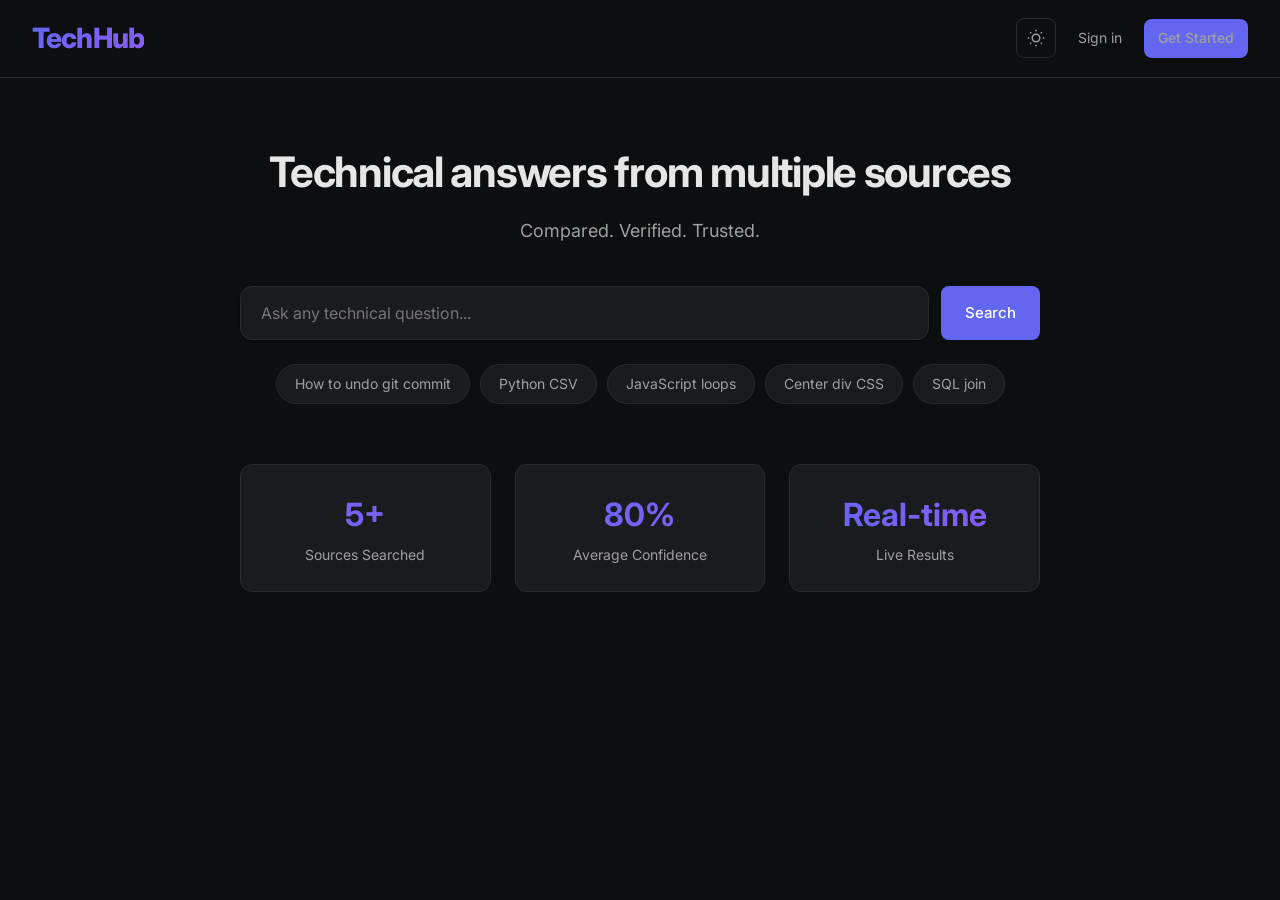
<file: frontend/index.html>
<!DOCTYPE html>
<html lang="en">
<head>
    <meta charset="UTF-8">
    <meta name="viewport" content="width=device-width, initial-scale=1.0">
    <title>TechHub - Multi- Source Technical Question Answering With Consensus Detection.</title>
    <link rel="stylesheet" href="style.css">
    <link href="https://fonts.googleapis.com/css2?family=Inter:wght@300;400;500;600;700&display=swap" rel="stylesheet">
</head>
<body>
    <nav class="navbar">
        <div class="navbar-logo">TechHub</div>
        <div class="navbar-links">
            <button class="btn-icon" onclick="toggleTheme()" id="theme-icon">🌙</button>
            <a href="login.html">Sign in</a>
            <a href="register.html" class="btn-primary">Get Started</a>
        </div>
    </nav>
    
    <div class="container" style="text-align:center; padding-top:60px;">
        <h1 style="font-size:42px; font-weight:700; margin-bottom:12px; letter-spacing:-0.03em;">Technical answers from multiple sources</h1>
        <p style="color:var(--text-secondary); font-size:18px; margin-bottom:40px;">Compared. Verified. Trusted.</p>
        
        <div class="search-box">
            <input type="text" id="search-input" placeholder="Ask any technical question...">
            <button class="btn-primary" onclick="performSearch()">Search</button>
        </div>
        
        <div class="suggestions">
            <span class="chip" onclick="quickSearch('How to undo git commit')">How to undo git commit</span>
            <span class="chip" onclick="quickSearch('How to read CSV in Python')">Python CSV</span>
            <span class="chip" onclick="quickSearch('JavaScript array loop')">JavaScript loops</span>
            <span class="chip" onclick="quickSearch('Center div CSS')">Center div CSS</span>
            <span class="chip" onclick="quickSearch('SQL join query')">SQL join</span>
        </div>
        
        <div class="stats-grid" style="max-width:800px; margin:60px auto;">
            <div class="stat-card">
                <div class="stat-value">5+</div>
                <div class="stat-label">Sources Searched</div>
            </div>
            <div class="stat-card">
                <div class="stat-value">80%</div>
                <div class="stat-label">Average Confidence</div>
            </div>
            <div class="stat-card">
                <div class="stat-value">Real-time</div>
                <div class="stat-label">Live Results</div>
            </div>
        </div>
    </div>
    
    <script src="script.js"></script>
</body>
</html>
</file>
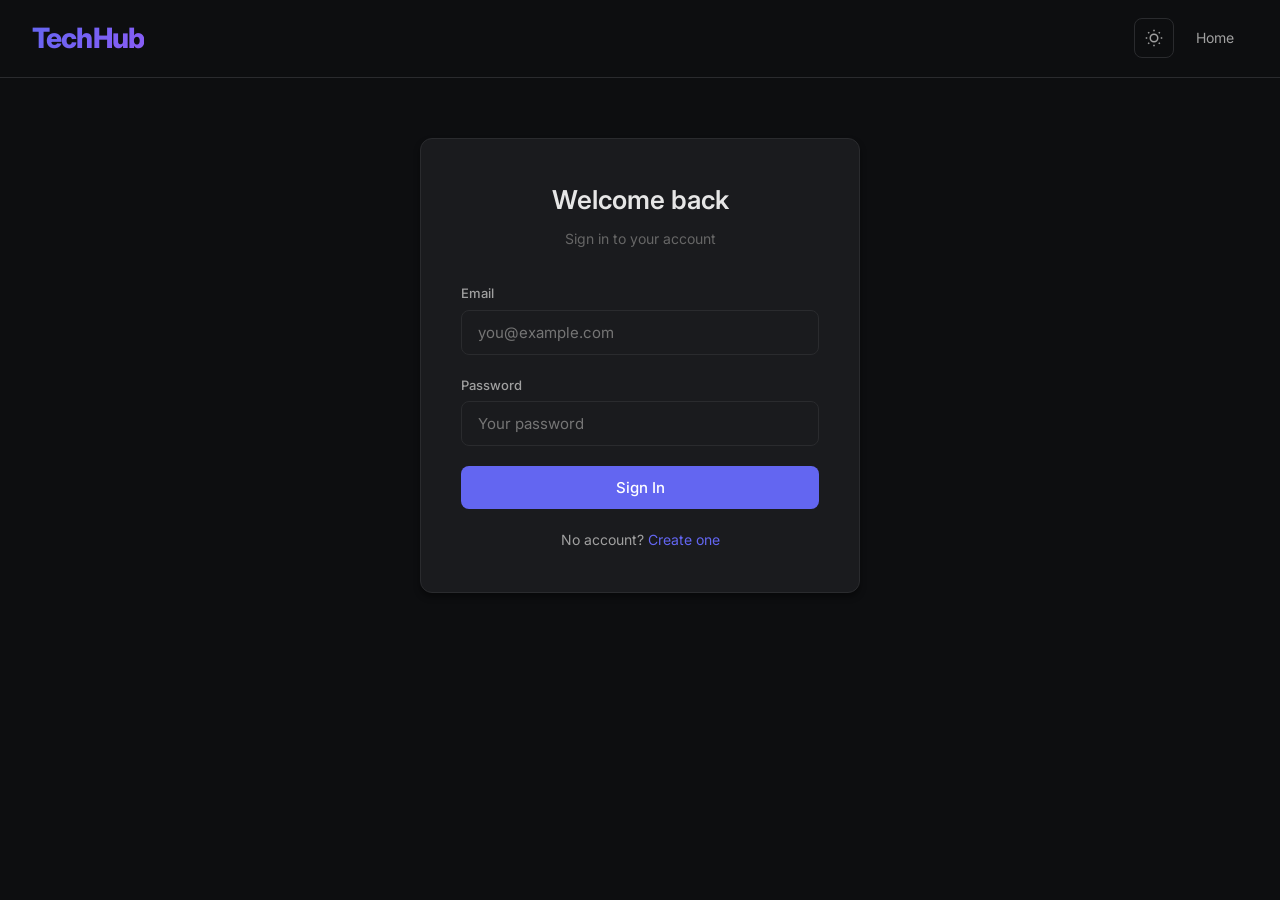
<file: frontend/login.html>
<!DOCTYPE html>
<html lang="en">
<head>
    <meta charset="UTF-8">
    <meta name="viewport" content="width=device-width, initial-scale=1.0">
    <title>Sign In - TechHub</title>
    <link rel="stylesheet" href="style.css">
    <link href="https://fonts.googleapis.com/css2?family=Inter:wght@300;400;500;600;700&display=swap" rel="stylesheet">
</head>
<body>
    <nav class="navbar">
        <div class="navbar-logo">TechHub</div>
        <div class="navbar-links">
            <button class="btn-icon" onclick="toggleTheme()" id="theme-icon">🌙</button>
            <a href="index.html">Home</a>
        </div>
    </nav>
    
    <div class="auth-container">
        <h2 style="text-align:center; margin-bottom:8px; font-size:26px; font-weight:600;">Welcome back</h2>
        <p style="text-align:center; color:var(--text-muted); margin-bottom:32px; font-size:14px;">Sign in to your account</p>
        
        <div style="margin-bottom:20px;">
            <label style="font-size:13px; color:var(--text-secondary); display:block; margin-bottom:6px; font-weight:500;">Email</label>
            <input type="email" id="login-email" placeholder="you@example.com">
        </div>
        
        <div style="margin-bottom:20px;">
            <label style="font-size:13px; color:var(--text-secondary); display:block; margin-bottom:6px; font-weight:500;">Password</label>
            <input type="password" id="login-password" placeholder="Your password">
        </div>
        
        <button class="btn-primary" onclick="login()" style="width:100%; margin-bottom:20px;">Sign In</button>
        
        <p style="text-align:center; font-size:14px; color:var(--text-secondary);">
            No account? <a href="register.html">Create one</a>
        </p>
    </div>
    
    <script src="script.js"></script>
</body>
</html>
</file>
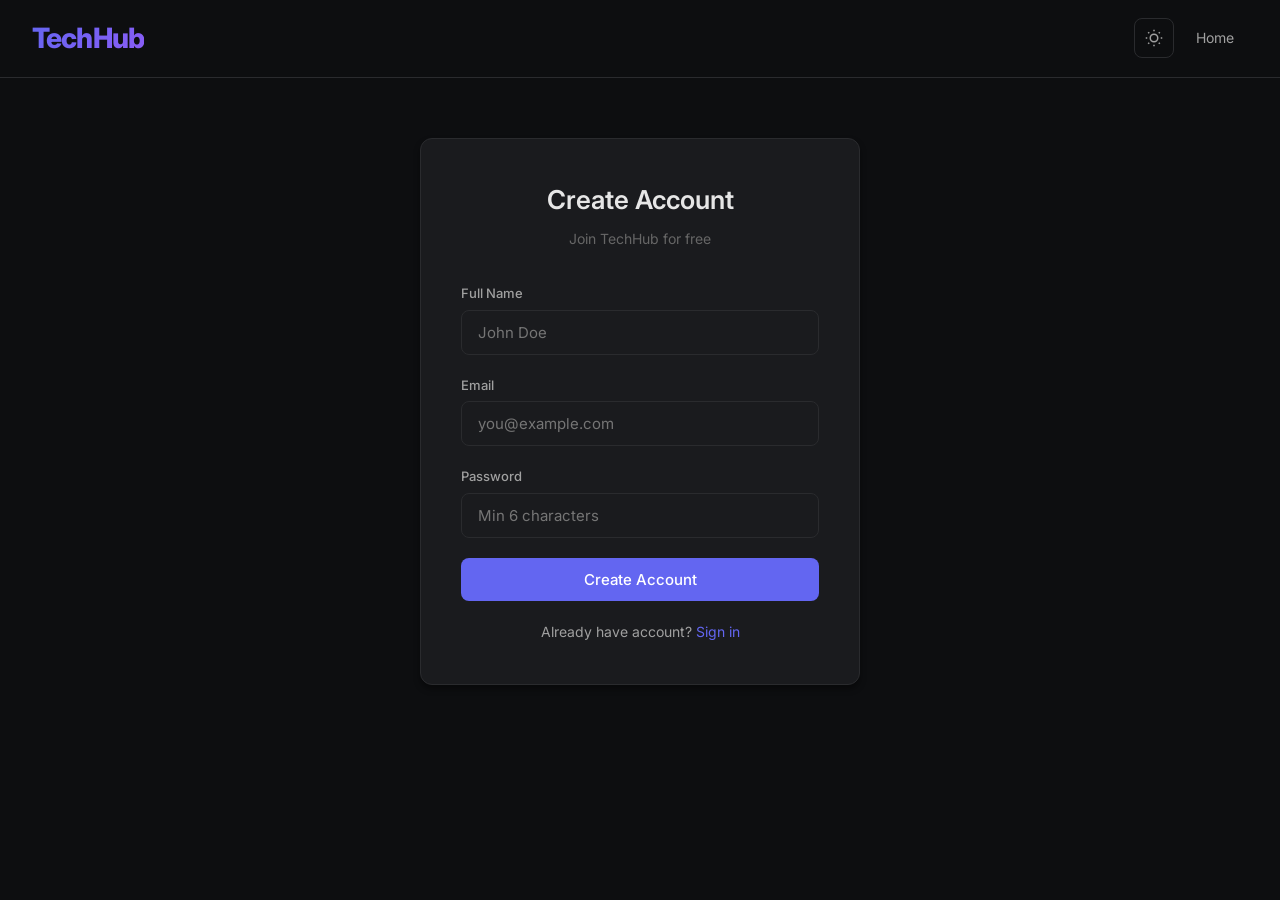
<file: frontend/register.html>
<!DOCTYPE html>
<html lang="en">
<head>
    <meta charset="UTF-8">
    <meta name="viewport" content="width=device-width, initial-scale=1.0">
    <title>Create Account - TechHub</title>
    <link rel="stylesheet" href="style.css">
    <link href="https://fonts.googleapis.com/css2?family=Inter:wght@300;400;500;600;700&display=swap" rel="stylesheet">
</head>
<body>
    <nav class="navbar">
        <div class="navbar-logo">TechHub</div>
        <div class="navbar-links">
            <button class="btn-icon" onclick="toggleTheme()" id="theme-icon">🌙</button>
            <a href="index.html">Home</a>
        </div>
    </nav>
    
    <div class="auth-container">
        <h2 style="text-align:center; margin-bottom:8px; font-size:26px; font-weight:600;">Create Account</h2>
        <p style="text-align:center; color:var(--text-muted); margin-bottom:32px; font-size:14px;">Join TechHub for free</p>
        
        <div style="margin-bottom:20px;">
            <label style="font-size:13px; color:var(--text-secondary); display:block; margin-bottom:6px; font-weight:500;">Full Name</label>
            <input type="text" id="register-name" placeholder="John Doe">
        </div>
        
        <div style="margin-bottom:20px;">
            <label style="font-size:13px; color:var(--text-secondary); display:block; margin-bottom:6px; font-weight:500;">Email</label>
            <input type="email" id="register-email" placeholder="you@example.com">
        </div>
        
        <div style="margin-bottom:20px;">
            <label style="font-size:13px; color:var(--text-secondary); display:block; margin-bottom:6px; font-weight:500;">Password</label>
            <input type="password" id="register-password" placeholder="Min 6 characters">
        </div>
        
        <button class="btn-primary" onclick="register()" style="width:100%; margin-bottom:20px;">Create Account</button>
        
        <p style="text-align:center; font-size:14px; color:var(--text-secondary);">
            Already have account? <a href="login.html">Sign in</a>
        </p>
    </div>
    
    <script src="script.js"></script>
</body>
</html>
</file>
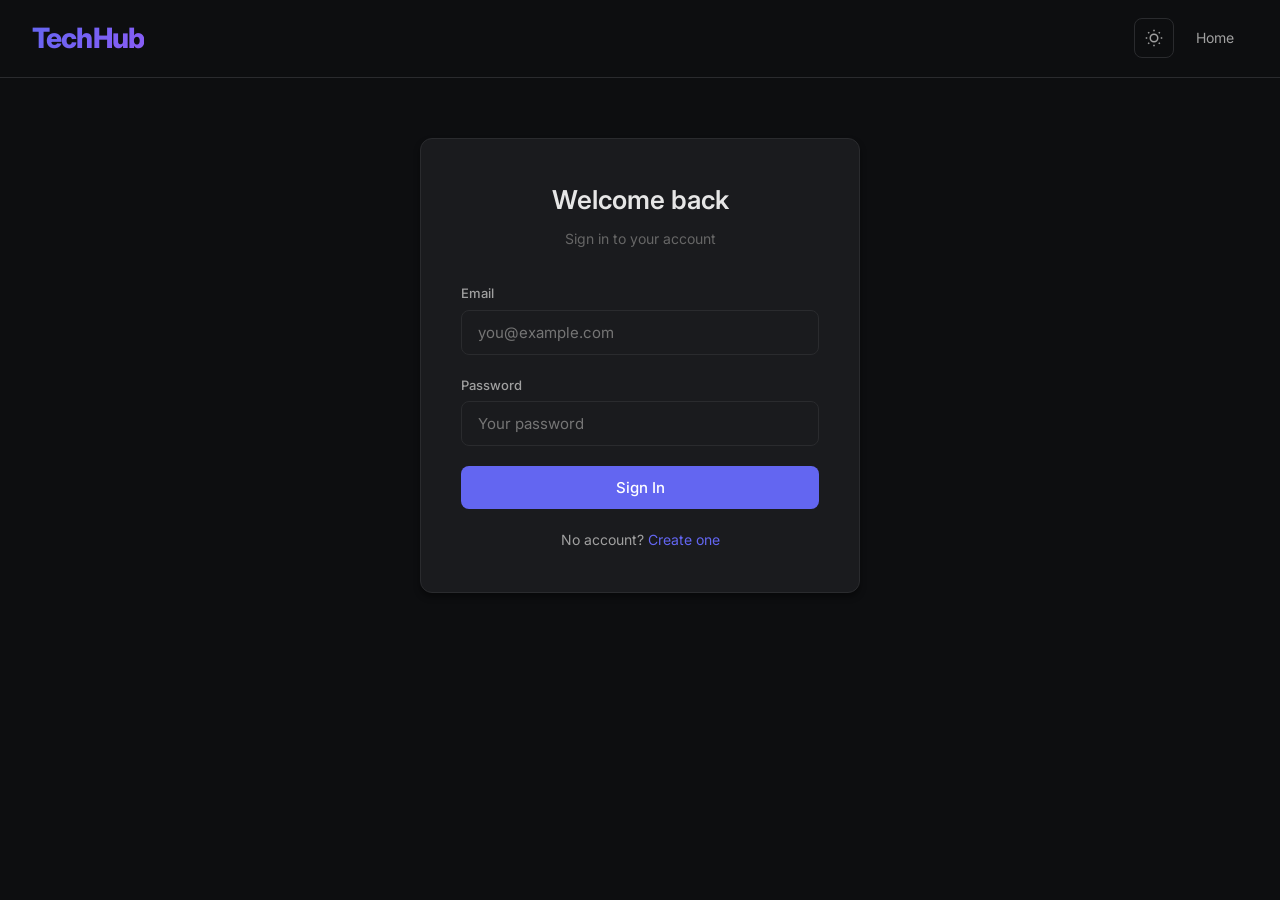
<file: frontend/results.html>
<!DOCTYPE html>
<html lang="en">
<head>
    <meta charset="UTF-8">
    <meta name="viewport" content="width=device-width, initial-scale=1.0">
    <title>Results - TechHub</title>
    <link rel="stylesheet" href="style.css">
    <link href="https://fonts.googleapis.com/css2?family=Inter:wght@300;400;500;600;700&display=swap" rel="stylesheet">
</head>
<body>
    <nav class="navbar">
        <div class="navbar-logo">TechHub</div>
        <div class="navbar-links">
            <a href="dashboard.html">New Search</a>
            <a href="history.html">History</a>
            <a href="saved.html">Saved</a>
            <a href="profile.html">Profile</a>
            <button class="btn-icon" onclick="toggleTheme()" id="theme-icon">🌙</button>
            <a href="#" onclick="logout()" style="color:var(--danger);">Logout</a>
        </div>
    </nav>
    <div class="container" style="max-width:1400px;">
        <div style="display:grid; grid-template-columns: 1fr 1fr; gap:20px; margin-bottom:24px;">
            <div class="card" style="cursor:default;">
                <h3 style="font-size:16px;font-weight:600;margin-bottom:12px;">Search Analysis</h3>
                <div id="search-analysis-content"></div>
            </div>
            <div class="card" style="cursor:default;">
                <h3 style="font-size:16px;font-weight:600;margin-bottom:12px;">Consensus Detection</h3>
                <div id="consensus-content"></div>
            </div>
        </div>
        <div style="display:flex;justify-content:space-between;align-items:flex-start;flex-wrap:wrap;gap:16px;margin-bottom:24px;">
            <div>
                <h2 id="query-display" style="font-size:24px;font-weight:600;margin-bottom:4px;"></h2>
                <p id="topic-display" style="color:var(--text-secondary);font-size:14px;"></p>
            </div>
            <button class="btn-outline" onclick="copyAllResults()">Copy All Results</button>
        </div>
        <p style="color:var(--text-muted);font-size:13px;margin-bottom:16px;">
            Sources searched: <span id="sources-displayed"></span>
        </p>
        <div class="suggestions" style="justify-content:flex-start;margin-bottom:24px;">
            <span class="chip" onclick="filterResults('all')">All Sources</span>
            <span class="chip" onclick="filterResults('Gemini')">Gemini</span>
            <span class="chip" onclick="filterResults('Google')">Google</span>
            <span class="chip" onclick="filterResults('YouTube')">YouTube</span>
            <span class="chip" onclick="filterResults('Stack Overflow')">Stack Overflow</span>
            <span class="chip" onclick="filterResults('GitHub')">GitHub</span>
            <span class="chip" onclick="filterResults('Wikipedia')">Wikipedia</span>
            <span class="chip" onclick="filterResults('Dev.to')">Dev.to</span>
            <span class="chip" onclick="filterResults('Reddit')">Reddit</span>
        </div>
        <div id="results-container"></div>
        <div id="related-container" style="margin-top:40px;"></div>
        <div style="text-align:center;margin-top:40px;">
            <a href="dashboard.html" class="btn-outline">New Search</a>
        </div>
    </div>
    <script src="script.js"></script>
</body>
</html>
</file>
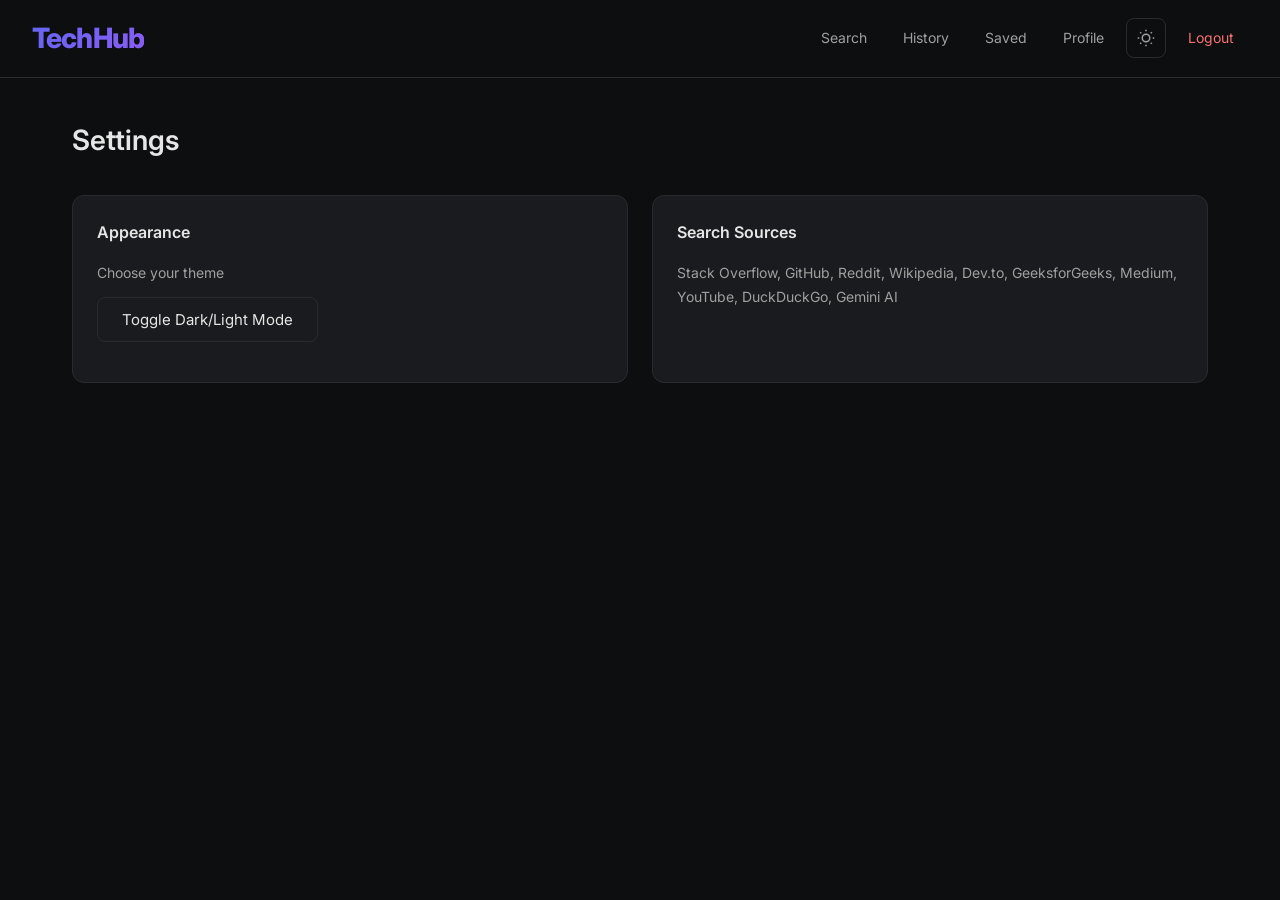
<file: frontend/settings.html>
<!DOCTYPE html>
<html lang="en">
<head>
    <meta charset="UTF-8">
    <meta name="viewport" content="width=device-width, initial-scale=1.0">
    <title>Settings - TechHub</title>
    <link rel="stylesheet" href="style.css">
    <link href="https://fonts.googleapis.com/css2?family=Inter:wght@300;400;500;600;700&display=swap" rel="stylesheet">
</head>
<body>
    <nav class="navbar">
        <div class="navbar-logo">TechHub</div>
        <div class="navbar-links">
            <a href="dashboard.html">Search</a>
            <a href="history.html">History</a>
            <a href="saved.html">Saved</a>
            <a href="profile.html">Profile</a>
            <button class="btn-icon" onclick="toggleTheme()" id="theme-icon">🌙</button>
            <a href="#" onclick="logout()" style="color:var(--danger);">Logout</a>
        </div>
    </nav>
    
    <div class="container">
        <h1 style="font-size:28px; font-weight:600; margin-bottom:32px;">Settings</h1>
        
        <div class="grid-2">
            <div class="card">
                <div class="card-header">
                    <span class="card-title">Appearance</span>
                </div>
                <div class="card-body">
                    <p style="margin-bottom:12px;">Choose your theme</p>
                    <button class="btn-outline" onclick="toggleTheme()">Toggle Dark/Light Mode</button>
                </div>
            </div>
            
            <div class="card">
                <div class="card-header">
                    <span class="card-title">Search Sources</span>
                </div>
                <div class="card-body">
                    <p style="color:var(--text-secondary); font-size:14px;">
                        Stack Overflow, GitHub, Reddit, Wikipedia, Dev.to, GeeksforGeeks, Medium, YouTube, DuckDuckGo, Gemini AI
                    </p>
                </div>
            </div>
        </div>
    </div>
    
    <script src="script.js"></script>
</body>
</html>
</file>
<file: frontend/style.css>
/* ============ CSS VARIABLES ============ */
:root {
    --bg-primary: #FFFFFF;
    --bg-secondary: #F7F8FA;
    --bg-tertiary: #EEF0F3;
    --bg-hover: #E5E7EB;
    
    --text-primary: #111827;
    --text-secondary: #6B7280;
    --text-muted: #9CA3AF;
    
    --accent: #4F46E5;
    --accent-hover: #4338CA;
    --accent-light: #EEF2FF;
    
    --success: #10B981;
    --success-bg: #D1FAE5;
    --warning: #F59E0B;
    --warning-bg: #FEF3C7;
    --danger: #EF4444;
    --danger-bg: #FEE2E2;
    
    --border: #E5E7EB;
    --radius: 8px;
    --shadow-sm: 0 1px 2px rgba(0,0,0,0.05);
    --shadow-md: 0 4px 6px rgba(0,0,0,0.07);
    --shadow-lg: 0 10px 25px rgba(0,0,0,0.1);
    
    --transition: 0.3s cubic-bezier(0.4, 0, 0.2, 1);
}

[data-theme="dark"] {
    --bg-primary: #0D0E10;
    --bg-secondary: #1A1B1E;
    --bg-tertiary: #2A2B2E;
    --bg-hover: #3A3B3E;
    
    --text-primary: #E6E6E6;
    --text-secondary: #A0A0A0;
    --text-muted: #666666;
    
    --accent: #6366F1;
    --accent-hover: #818CF8;
    --accent-light: #1E1B4B;
    
    --success: #34D399;
    --success-bg: #064E3B;
    --warning: #FBBF24;
    --warning-bg: #78350F;
    --danger: #F87171;
    --danger-bg: #7F1D1D;
    
    --border: #2A2B2E;
    --shadow-sm: 0 1px 2px rgba(0,0,0,0.3);
    --shadow-md: 0 4px 6px rgba(0,0,0,0.4);
    --shadow-lg: 0 10px 25px rgba(0,0,0,0.5);
}

/* ============ RESET ============ */
* {
    margin: 0;
    padding: 0;
    box-sizing: border-box;
}

body {
    font-family: 'Inter', -apple-system, BlinkMacSystemFont, 'Segoe UI', sans-serif;
    background: var(--bg-primary);
    color: var(--text-primary);
    line-height: 1.6;
    min-height: 100vh;
    transition: background var(--transition), color var(--transition);
}

a {
    color: var(--accent);
    text-decoration: none;
}

button {
    cursor: pointer;
    font-family: inherit;
}

input, select, textarea {
    font-family: inherit;
    background: var(--bg-secondary);
    border: 1px solid var(--border);
    color: var(--text-primary);
    padding: 12px 16px;
    border-radius: var(--radius);
    outline: none;
    width: 100%;
    font-size: 15px;
    transition: all var(--transition);
}

input:focus, select:focus, textarea:focus {
    border-color: var(--accent);
    box-shadow: 0 0 0 3px rgba(79, 70, 229, 0.1);
    transform: translateY(-2px);
}

/* ============ BUTTONS ============ */
.btn-primary {
    background: var(--accent);
    color: white;
    border: none;
    padding: 12px 24px;
    border-radius: var(--radius);
    font-size: 15px;
    font-weight: 500;
    transition: all var(--transition);
    white-space: nowrap;
}

.btn-primary:hover {
    background: var(--accent-hover);
    transform: translateY(-2px);
    box-shadow: 0 10px 20px rgba(79, 70, 229, 0.3);
}

.btn-outline {
    background: transparent;
    color: var(--text-primary);
    border: 1px solid var(--border);
    padding: 12px 24px;
    border-radius: var(--radius);
    font-size: 15px;
    transition: all var(--transition);
    white-space: nowrap;
}

.btn-outline:hover {
    border-color: var(--accent);
    color: var(--accent);
    transform: translateY(-2px);
}

.btn-icon {
    width: 40px;
    height: 40px;
    border-radius: var(--radius);
    border: 1px solid var(--border);
    background: transparent;
    color: var(--text-secondary);
    cursor: pointer;
    display: flex;
    align-items: center;
    justify-content: center;
    transition: all var(--transition);
    font-size: 18px;
}

.btn-icon:hover {
    background: var(--bg-hover);
    color: var(--text-primary);
    transform: rotate(30deg) scale(1.1);
}

/* ============ NAVBAR ============ */
.navbar {
    display: flex;
    justify-content: space-between;
    align-items: center;
    padding: 16px 32px;
    border-bottom: 1px solid var(--border);
    background: var(--bg-primary);
    position: sticky;
    top: 0;
    z-index: 100;
    backdrop-filter: blur(10px);
}

.navbar-logo {
    font-size: 28px;
    font-weight: 800;
    letter-spacing: -0.03em;
    background: linear-gradient(135deg, var(--accent), #8B5CF6);
    -webkit-background-clip: text;
    -webkit-text-fill-color: transparent;
    background-clip: text;
    transition: transform 0.3s ease;
}

.navbar-logo:hover {
    transform: scale(1.05);
}

.navbar-links {
    display: flex;
    gap: 8px;
    align-items: center;
}

.navbar-links a {
    color: var(--text-secondary);
    font-size: 14px;
    padding: 8px 14px;
    border-radius: var(--radius);
    transition: all var(--transition);
}

.navbar-links a:hover {
    color: var(--text-primary);
    background: var(--bg-hover);
    transform: translateY(-2px);
}

/* ============ CONTAINER ============ */
.container {
    max-width: 1200px;
    margin: 0 auto;
    padding: 40px 32px;
}

.auth-container {
    max-width: 440px;
    margin: 60px auto;
    padding: 40px;
    background: var(--bg-secondary);
    border: 1px solid var(--border);
    border-radius: 12px;
    box-shadow: var(--shadow-md);
    animation: floatUp 0.6s ease;
}

/* ============ SEARCH ============ */
.search-box {
    display: flex;
    gap: 12px;
    margin-bottom: 24px;
    max-width: 800px;
    margin-left: auto;
    margin-right: auto;
    animation: floatUp 0.6s ease;
}

.search-box input {
    flex: 1;
    padding: 16px 20px;
    font-size: 16px;
    border-radius: 12px;
    box-shadow: var(--shadow-sm);
}

@keyframes floatUp {
    from {
        opacity: 0;
        transform: translateY(30px);
    }
    to {
        opacity: 1;
        transform: translateY(0);
    }
}

/* ============ GRID LAYOUT ============ */
.grid-2 {
    display: grid;
    grid-template-columns: repeat(2, 1fr);
    gap: 24px;
}

.grid-3 {
    display: grid;
    grid-template-columns: repeat(3, 1fr);
    gap: 24px;
}

.grid-4 {
    display: grid;
    grid-template-columns: repeat(4, 1fr);
    gap: 24px;
}

/* ============ CARDS ============ */
.card {
    background: var(--bg-secondary);
    border: 1px solid var(--border);
    border-radius: 12px;
    padding: 24px;
    transition: all var(--transition);
    cursor: pointer;
}

.card:hover {
    transform: scale(1.03) translateY(-4px);
    box-shadow: 0 20px 40px rgba(0, 0, 0, 0.15);
    border-color: var(--accent);
}

.card:hover .card-title {
    color: var(--accent);
}

.card-header {
    display: flex;
    justify-content: space-between;
    align-items: center;
    margin-bottom: 16px;
    gap: 12px;
    flex-wrap: wrap;
}

.card-title {
    font-size: 16px;
    font-weight: 600;
    color: var(--text-primary);
    transition: color var(--transition);
}

.card-source {
    font-size: 12px;
    color: var(--text-secondary);
    padding: 4px 12px;
    background: var(--bg-tertiary);
    border-radius: 20px;
    white-space: nowrap;
}

.card-body {
    font-size: 14px;
    color: var(--text-secondary);
    margin-bottom: 16px;
    line-height: 1.7;
}

.card-actions {
    display: flex;
    gap: 8px;
    flex-wrap: wrap;
}

.card-actions button {
    font-size: 13px;
    padding: 8px 14px;
    background: transparent;
    border: 1px solid var(--border);
    color: var(--text-secondary);
    border-radius: var(--radius);
    transition: all var(--transition);
}

.card-actions button:hover {
    color: var(--accent);
    border-color: var(--accent);
    background: var(--accent-light);
}

/* ============ CONFIDENCE BAR ============ */
.confidence-bar {
    width: 100%;
    height: 6px;
    background: var(--bg-tertiary);
    border-radius: 3px;
    margin: 8px 0;
    overflow: hidden;
}

.confidence-fill {
    height: 100%;
    border-radius: 3px;
    transition: width 0.5s ease;
}

.confidence-high {
    background: var(--success);
}

.confidence-medium {
    background: var(--warning);
}

.confidence-low {
    background: var(--danger);
}

/* ============ CONSENSUS BANNER ============ */
.consensus-banner {
    background: var(--success-bg);
    border: 1px solid var(--success);
    border-radius: 12px;
    padding: 20px 24px;
    margin-bottom: 24px;
    animation: glow 2s ease infinite;
}

.consensus-banner h3 {
    color: var(--success);
    font-size: 18px;
    margin-bottom: 8px;
}

@keyframes glow {
    0%, 100% { box-shadow: 0 0 5px rgba(16, 185, 129, 0.2); }
    50% { box-shadow: 0 0 20px rgba(16, 185, 129, 0.4); }
}

/* ============ SUGGESTIONS ============ */
.suggestions {
    display: flex;
    flex-wrap: wrap;
    gap: 10px;
    justify-content: center;
    margin-bottom: 32px;
}

.chip {
    padding: 8px 18px;
    background: var(--bg-secondary);
    border: 1px solid var(--border);
    border-radius: 24px;
    font-size: 14px;
    color: var(--text-secondary);
    cursor: pointer;
    transition: all var(--transition);
}

.chip:hover {
    border-color: var(--accent);
    color: var(--accent);
    background: var(--accent-light);
    transform: scale(1.1);
    box-shadow: 0 4px 12px rgba(79, 70, 229, 0.2);
}

/* ============ STATS ============ */
.stats-grid {
    display: grid;
    grid-template-columns: repeat(auto-fit, minmax(200px, 1fr));
    gap: 24px;
    margin: 40px 0;
}

.stat-card {
    background: var(--bg-secondary);
    border: 1px solid var(--border);
    border-radius: 12px;
    padding: 24px;
    text-align: center;
    transition: all var(--transition);
}

.stat-card:hover {
    transform: translateY(-4px);
    box-shadow: 0 10px 30px rgba(0, 0, 0, 0.1);
}

.stat-value {
    font-size: 32px;
    font-weight: 700;
    background: linear-gradient(135deg, var(--accent), #8B5CF6);
    -webkit-background-clip: text;
    -webkit-text-fill-color: transparent;
    background-clip: text;
}

.stat-label {
    font-size: 14px;
    color: var(--text-secondary);
    margin-top: 4px;
}

/* ============ HISTORY ============ */
.history-item {
    display: flex;
    justify-content: space-between;
    align-items: center;
    padding: 20px 24px;
    background: var(--bg-secondary);
    border: 1px solid var(--border);
    border-radius: 12px;
    margin-bottom: 12px;
    transition: all var(--transition);
    cursor: pointer;
}

.history-item:hover {
    transform: translateX(8px);
    border-color: var(--accent);
    box-shadow: 0 4px 12px rgba(0, 0, 0, 0.1);
}

.history-query {
    font-size: 15px;
    color: var(--text-primary);
    font-weight: 500;
}

.history-meta {
    font-size: 13px;
    color: var(--text-muted);
    margin-top: 4px;
}

/* ============ TOAST ============ */
.toast {
    position: fixed;
    bottom: 32px;
    right: 32px;
    background: var(--bg-secondary);
    border: 1px solid var(--border);
    border-radius: 12px;
    padding: 16px 24px;
    font-size: 14px;
    z-index: 1000;
    animation: slideIn 0.3s ease;
    box-shadow: var(--shadow-lg);
    max-width: 400px;
}

.toast.success {
    border-color: var(--success);
    color: var(--success);
}

.toast.error {
    border-color: var(--danger);
    color: var(--danger);
}

@keyframes slideIn {
    from { transform: translateY(100px); opacity: 0; }
    to { transform: translateY(0); opacity: 1; }
}

/* ============ LOADING ============ */
.loading {
    text-align: center;
    padding: 60px;
    animation: fadeIn 0.3s ease;
}

.spinner {
    width: 40px;
    height: 40px;
    border: 4px solid var(--border);
    border-top: 4px solid var(--accent);
    border-radius: 50%;
    animation: spin 0.8s linear infinite;
    margin: 0 auto;
}

@keyframes spin {
    to { transform: rotate(360deg); }
}

@keyframes fadeIn {
    from { opacity: 0; }
    to { opacity: 1; }
}

/* ============ RESULTS ANIMATION ============ */
#results-container .card {
    animation: fadeInUp 0.5s ease forwards;
    opacity: 0;
}

#results-container .card:nth-child(1) { animation-delay: 0.1s; }
#results-container .card:nth-child(2) { animation-delay: 0.2s; }
#results-container .card:nth-child(3) { animation-delay: 0.3s; }
#results-container .card:nth-child(4) { animation-delay: 0.4s; }
#results-container .card:nth-child(5) { animation-delay: 0.5s; }
#results-container .card:nth-child(6) { animation-delay: 0.6s; }

@keyframes fadeInUp {
    from {
        opacity: 0;
        transform: translateY(20px);
    }
    to {
        opacity: 1;
        transform: translateY(0);
    }
}

/* ============ RESPONSIVE ============ */
@media (max-width: 768px) {
    .navbar {
        padding: 12px 16px;
    }
    .container {
        padding: 24px 16px;
    }
    .grid-2, .grid-3, .grid-4 {
        grid-template-columns: 1fr;
    }
    .search-box {
        flex-direction: column;
    }
    .auth-container {
        margin: 24px 16px;
        padding: 24px;
    }
    .history-item {
        flex-direction: column;
        gap: 12px;
        align-items: flex-start;
    }
    .navbar-logo {
        font-size: 22px;
    }
}

@media (min-width: 769px) and (max-width: 1024px) {
    .grid-3, .grid-4 {
        grid-template-columns: repeat(2, 1fr);
    }
}
/* View on X links — styled like buttons */
.card-actions a.btn-link {
    display: inline-block;
    font-size: 13px;
    padding: 8px 14px;
    background: transparent;
    border: 1px solid var(--border);
    color: var(--text-secondary);
    border-radius: var(--radius);
    text-decoration: none;
    transition: all var(--transition);
    cursor: pointer;
}

.card-actions a.btn-link:hover {
    color: var(--accent);
    border-color: var(--accent);
    background: var(--accent-light);
}
</file>
